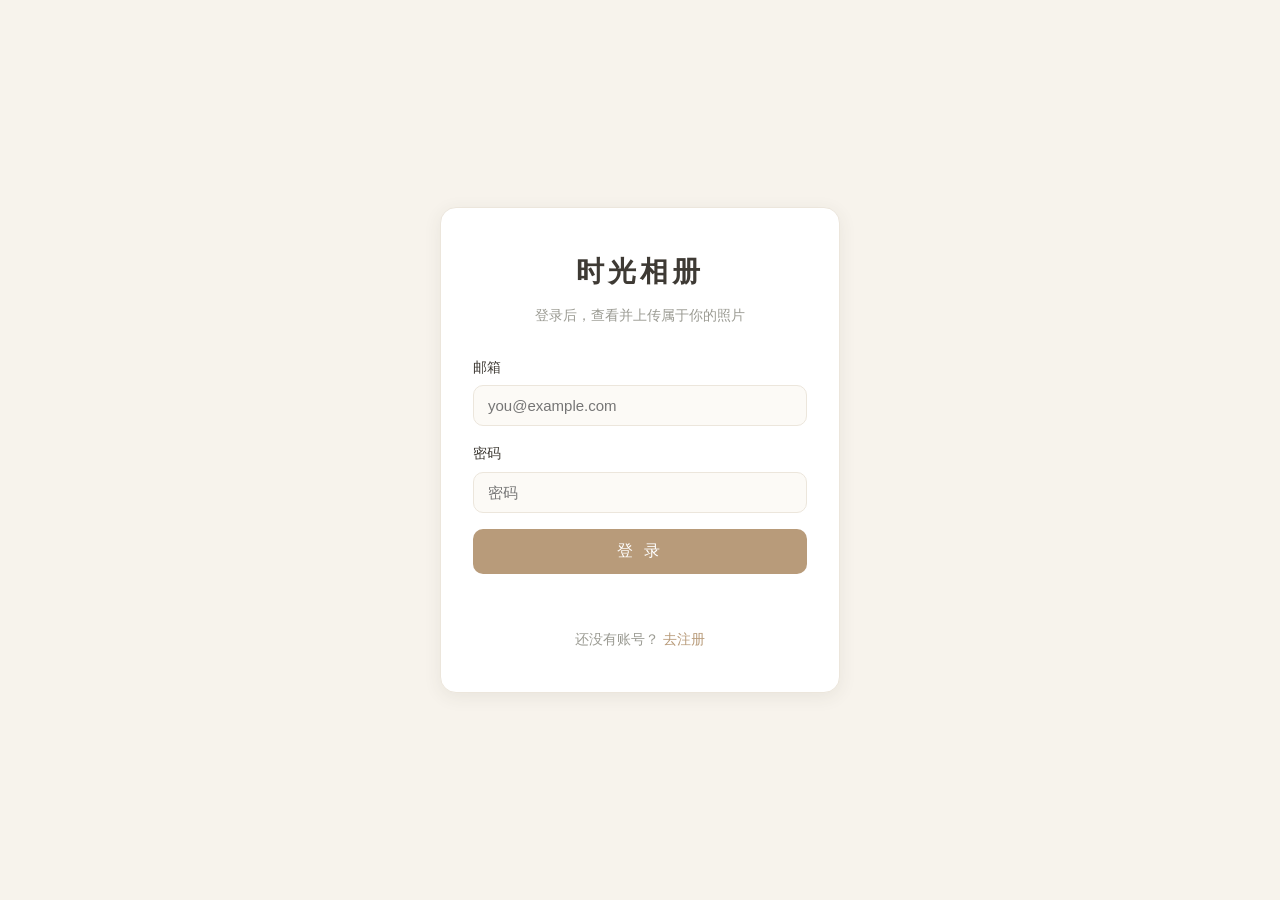
<file: index.html>
<!DOCTYPE html>
<html lang="zh-CN">
<head>
  <meta charset="UTF-8" />
  <meta name="viewport" content="width=device-width, initial-scale=1.0" />
  <title>时光相册 · 我的记忆</title>
  <link rel="stylesheet" href="assets/css/style.css" />
  <link rel="stylesheet" href="assets/css/home.css" />
</head>
<body>

  <!-- ===== 顶部导航 ===== -->
  <header class="topbar">
    <div class="container topbar__inner">
      <a href="index.html" class="topbar__brand">时光相册</a>
      <div class="topbar__right">
        <span id="user-email" class="topbar__email"></span>
        <a href="add.html" class="topbar__add">＋ 添加照片</a>
        <a href="#" id="logout-btn" class="topbar__logout">退出</a>
      </div>
    </div>
  </header>

  <!-- ===== 顶部 Hero ===== -->
  <header class="hero">
    <div class="container hero__inner">
      <h1 class="hero__title">时光相册</h1>
      <p class="hero__subtitle">把走过的路、遇见的人、吃过的饭，都轻轻收进这里。</p>
    </div>
  </header>

  <!-- ===== 相册分类入口 ===== -->
  <main class="container">
    <section class="section">
      <h2 class="section__title">相册</h2>
      <div id="home-categories" class="cat-grid"></div>
    </section>

    <!-- 地图入口 -->
    <section class="section">
      <a href="map.html" class="map-entry hover-lift">
        <div class="map-entry__emoji">🗺️</div>
        <div class="map-entry__text">
          <div class="map-entry__title">旅行地图</div>
          <div class="map-entry__desc">在世界地图上，看看我走过的每一个地方</div>
        </div>
        <div class="map-entry__arrow">→</div>
      </a>
    </section>
  </main>

  <footer class="footer">
    <p>时光相册 · 安静地纪念每一个瞬间</p>
  </footer>

  <script src="lib/supabase/supabase.js"></script>
  <script src="assets/js/supabase-config.js"></script>
  <script src="data/photos.js"></script>
  <script src="assets/js/auth.js"></script>
  <script src="assets/js/index.js"></script>
</body>
</html>
</file>
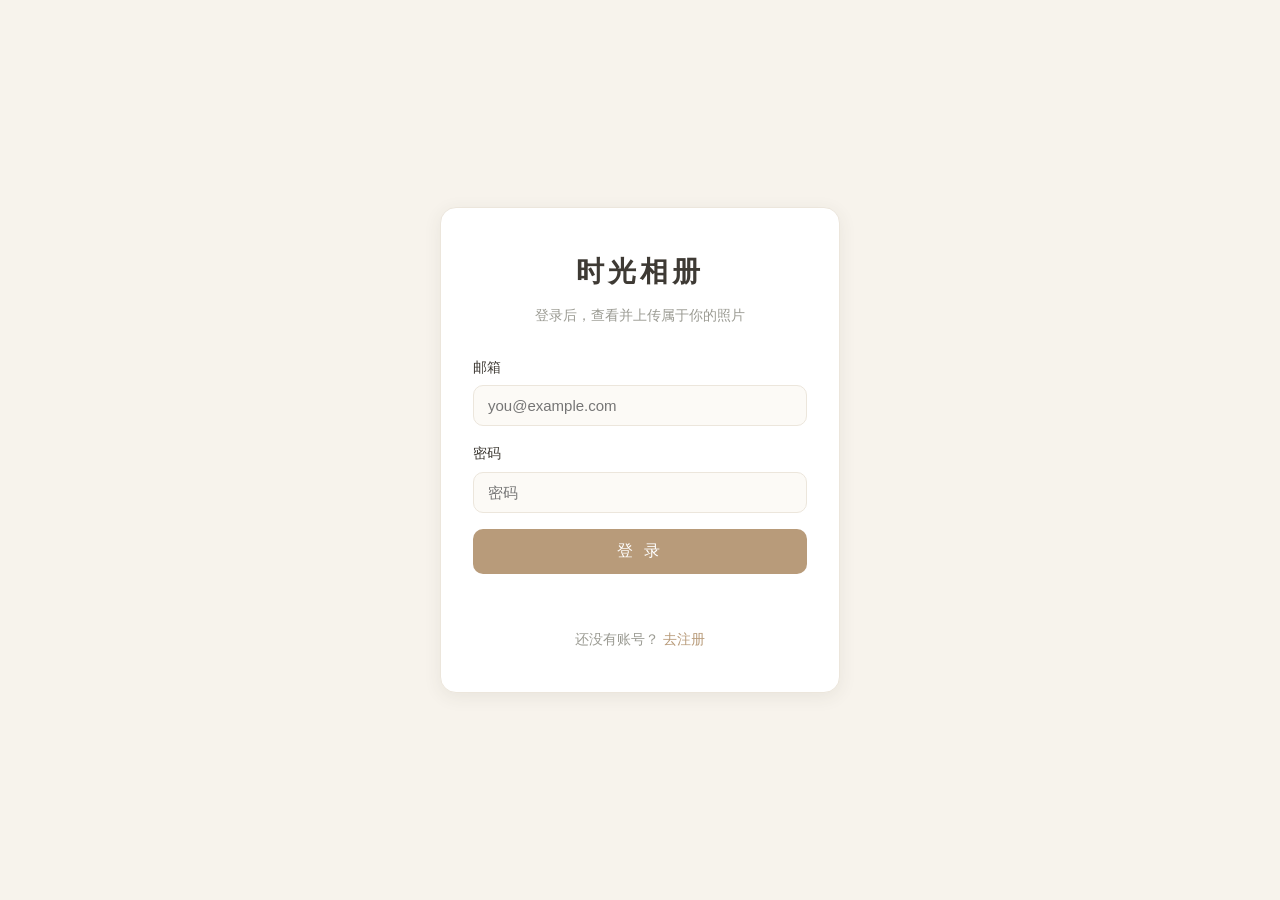
<file: add.html>
<!DOCTYPE html>
<html lang="zh-CN">
<head>
  <meta charset="UTF-8" />
  <meta name="viewport" content="width=device-width, initial-scale=1.0" />
  <title>添加照片 · 时光相册</title>
  <link rel="stylesheet" href="assets/css/style.css" />
  <link rel="stylesheet" href="assets/css/add.css" />
</head>
<body>

  <!-- 顶部导航 -->
  <header class="topbar">
    <div class="container topbar__inner">
      <a href="index.html" class="topbar__brand">时光相册</a>
      <div class="topbar__right">
        <span id="user-email" class="topbar__email"></span>
        <a href="index.html" class="topbar__back">← 返回首页</a>
        <a href="#" id="logout-btn" class="topbar__logout">退出</a>
      </div>
    </div>
  </header>

  <!-- 表单区 -->
  <main class="container add-main">
    <h1 class="add-title">添加一张照片</h1>
    <p class="add-sub">上传图片、选好分类、写下此刻</p>

    <form id="add-form" class="add-form">
      <!-- 图片上传 -->
      <div class="field">
        <label class="label">照片 <span class="req">*</span></label>
        <div id="drop-zone" class="drop-zone">
          <img id="preview" class="preview" alt="预览" />
          <div id="drop-hint" class="drop-hint">
            <div class="drop-hint__icon">📷</div>
            <p>点击选择图片，或拖拽到此处</p>
          </div>
          <input type="file" id="file-input" accept="image/*" hidden />
        </div>
      </div>

      <!-- 分类 -->
      <div class="field">
        <label class="label" for="category">分类 <span class="req">*</span></label>
        <select id="category" class="input"></select>
      </div>

      <!-- 标题 -->
      <div class="field">
        <label class="label" for="title">标题</label>
        <input type="text" id="title" class="input" placeholder="给照片起个名字（可选）" />
      </div>

      <!-- 地点（旅行照片用） -->
      <div class="field">
        <label class="label" for="place">地点名（旅行照片填）</label>
        <div class="place-row">
          <input type="text" id="place" class="input" placeholder="例如：法国 · 马赛" />
          <button type="button" id="locate-btn" class="locate-btn">🔍 自动定位</button>
        </div>
        <p class="place-hint">填地点名后点「自动定位」会自动算出经纬度，旅行照片即可显示在地图上</p>
      </div>
      <div class="field-row">
        <div class="field">
          <label class="label" for="lat">纬度 lat</label>
          <input type="number" step="any" id="lat" class="input" placeholder="43.2965" />
        </div>
        <div class="field">
          <label class="label" for="lng">经度 lng</label>
          <input type="number" step="any" id="lng" class="input" placeholder="5.3698" />
        </div>
      </div>

      <!-- memo -->
      <div class="field">
        <label class="label" for="memo">文字记录 memo</label>
        <textarea id="memo" class="input textarea" rows="3" placeholder="写一段当时的感受…"></textarea>
      </div>

      <!-- 日期 -->
      <div class="field">
        <label class="label" for="date">拍摄日期</label>
        <input type="date" id="date" class="input" />
      </div>

      <button type="submit" id="submit-btn" class="submit-btn">保存这张照片</button>
      <p id="form-msg" class="form-msg"></p>
    </form>
  </main>

  <script src="lib/supabase/supabase.js"></script>
  <script src="assets/js/supabase-config.js"></script>
  <script src="data/photos.js"></script>
  <script src="assets/js/auth.js"></script>
  <script src="assets/js/add.js"></script>
</body>
</html>
</file>
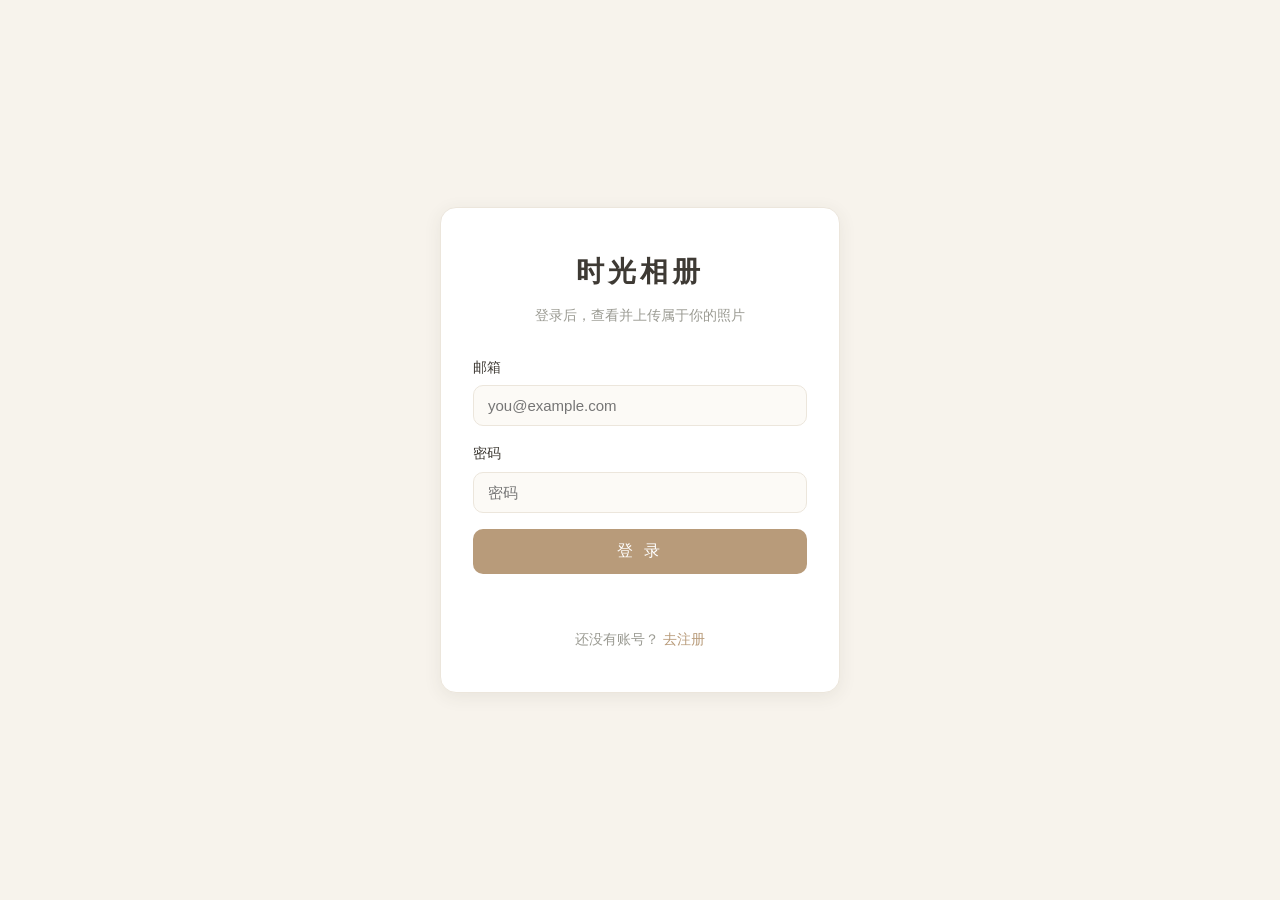
<file: album.html>
<!DOCTYPE html>
<html lang="zh-CN">
<head>
  <meta charset="UTF-8" />
  <meta name="viewport" content="width=device-width, initial-scale=1.0" />
  <title>相册 · 时光相册</title>
  <link rel="stylesheet" href="assets/css/style.css" />
  <link rel="stylesheet" href="assets/css/album.css" />
</head>
<body>

  <!-- ===== 顶部导航 ===== -->
  <header class="topbar">
    <div class="container topbar__inner">
      <a href="index.html" class="topbar__brand">时光相册</a>
      <nav id="album-tabs" class="tabs"></nav>
      <div class="topbar__right">
        <span id="user-email" class="topbar__email"></span>
        <a href="add.html" class="topbar__add">＋ 添加</a>
        <a href="#" id="logout-btn" class="topbar__logout">退出</a>
      </div>
    </div>
  </header>

  <!-- ===== 相册标题 ===== -->
  <section class="container">
    <div id="album-heading" class="album-heading">
      <h1 class="name"></h1>
      <p class="desc"></p>
    </div>

    <!-- 瀑布流照片网格 -->
    <div id="album-grid" class="album-grid"></div>
  </section>

  <footer class="footer">
    <p>时光相册 · 安静地纪念每一个瞬间</p>
  </footer>

  <script src="lib/supabase/supabase.js"></script>
  <script src="assets/js/supabase-config.js"></script>
  <script src="data/photos.js"></script>
  <script src="assets/js/auth.js"></script>
  <script src="assets/js/lightbox.js"></script>
  <script src="assets/js/album.js"></script>
</body>
</html>
</file>
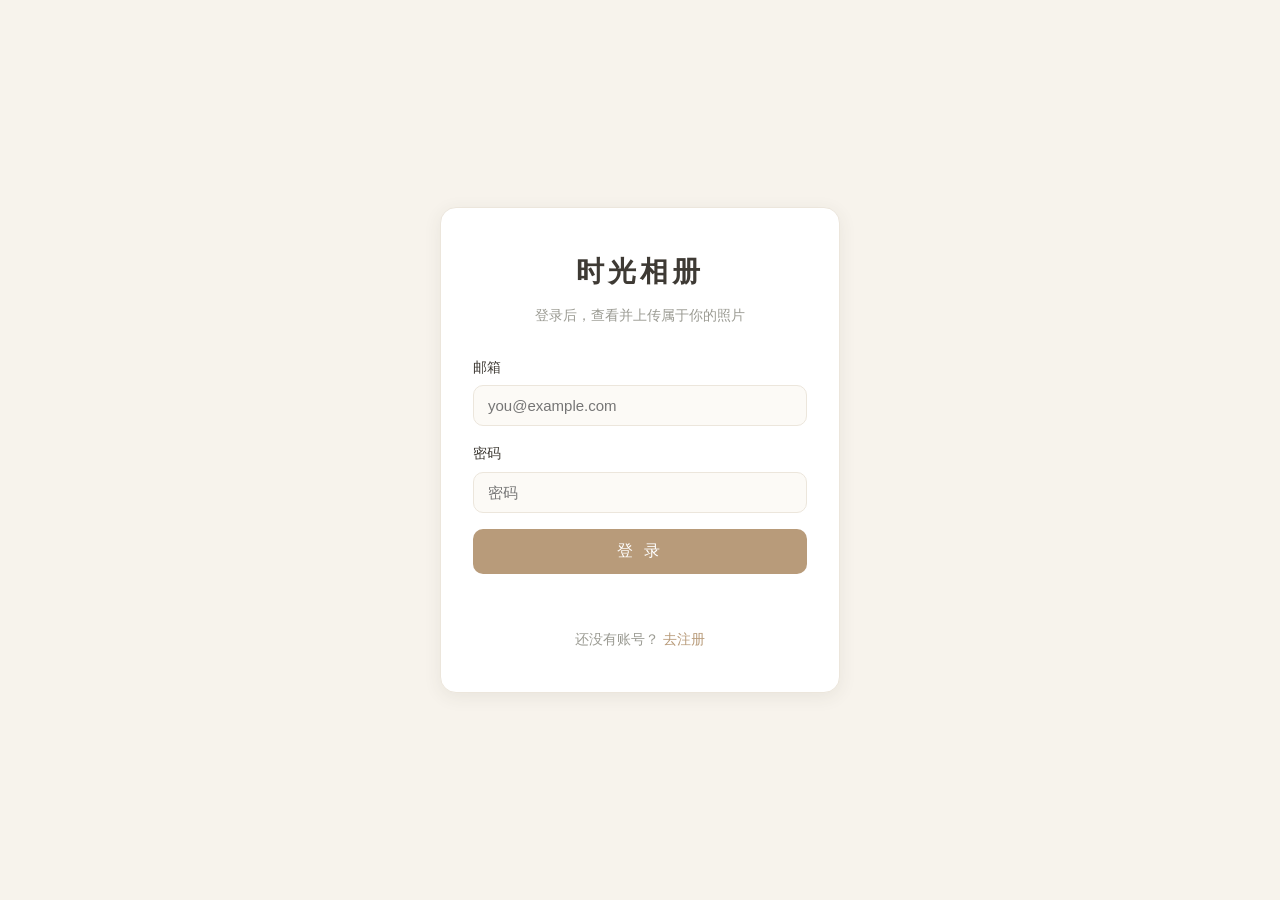
<file: login.html>
<!DOCTYPE html>
<html lang="zh-CN">
<head>
  <meta charset="UTF-8" />
  <meta name="viewport" content="width=device-width, initial-scale=1.0" />
  <title>登录 · 时光相册</title>
  <link rel="stylesheet" href="assets/css/style.css" />
  <link rel="stylesheet" href="assets/css/login.css" />
</head>
<body>

  <main class="login-wrap">
    <div class="login-card">
      <h1 class="login-title">时光相册</h1>
      <p class="login-sub">登录后，查看并上传属于你的照片</p>

      <form id="auth-form" class="login-form">
        <div class="field">
          <label class="label" for="email">邮箱</label>
          <input type="email" id="email" class="input" placeholder="you@example.com" autocomplete="email" />
        </div>
        <div class="field">
          <label class="label" for="password">密码</label>
          <input type="password" id="password" class="input" placeholder="至少 6 位" autocomplete="current-password" />
        </div>

        <button type="submit" id="submit-btn" class="submit-btn">登 录</button>
        <p id="form-msg" class="form-msg"></p>
      </form>

      <p class="switch-mode">
        <span id="switch-text">还没有账号？</span>
        <a href="#" id="switch-link">去注册</a>
      </p>
    </div>
  </main>

  <!-- Supabase SDK + 配置 + 认证 -->
  <script src="lib/supabase/supabase.js"></script>
  <script src="assets/js/supabase-config.js"></script>
  <script src="data/photos.js"></script>
  <script src="assets/js/auth.js"></script>
  <script src="assets/js/login.js"></script>
</body>
</html>
</file>
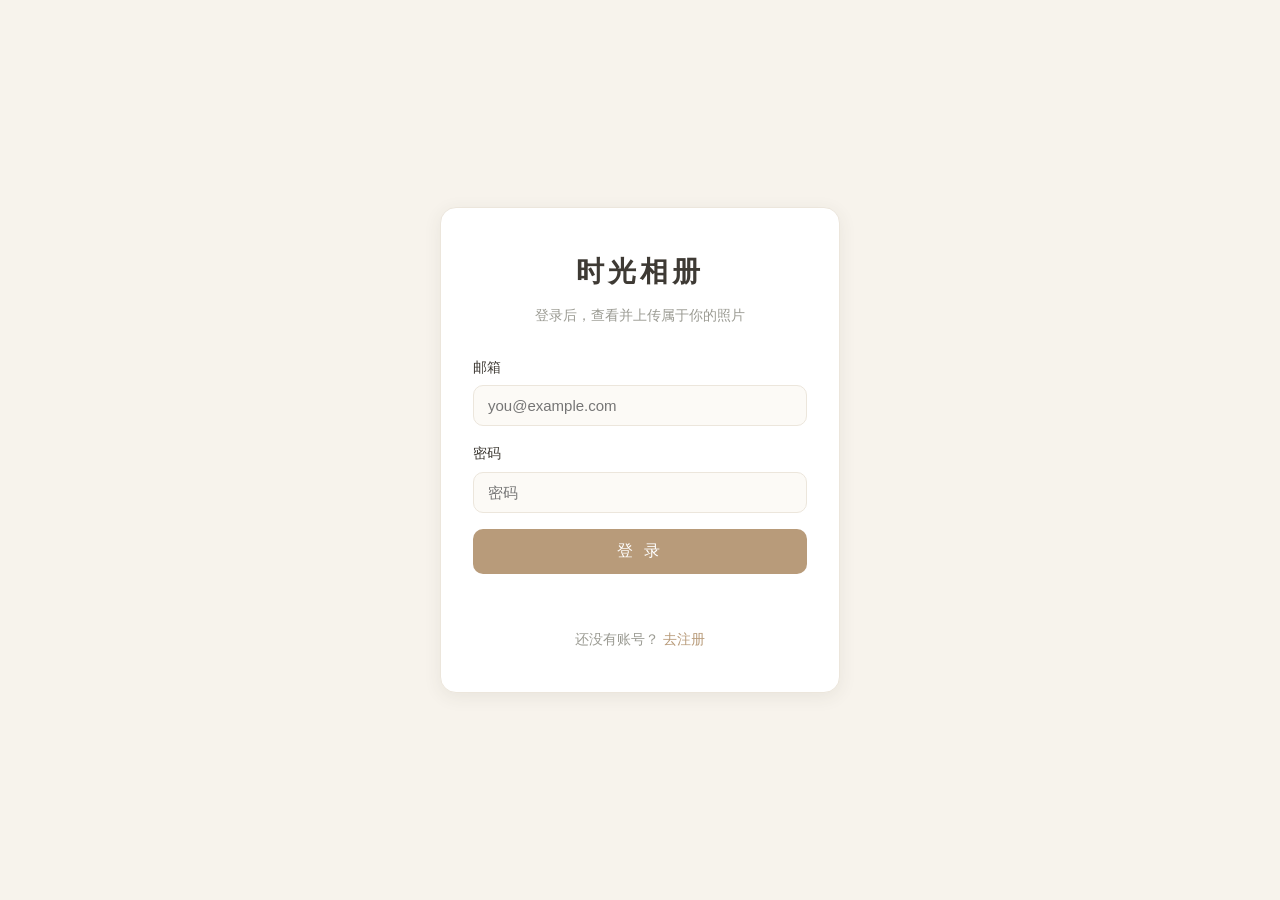
<file: map.html>
<!DOCTYPE html>
<html lang="zh-CN">
<head>
  <meta charset="UTF-8" />
  <meta name="viewport" content="width=device-width, initial-scale=1.0" />
  <title>旅行地图 · 时光相册</title>
  <link rel="stylesheet" href="lib/leaflet/leaflet.css" />
  <link rel="stylesheet" href="assets/css/style.css" />
  <link rel="stylesheet" href="assets/css/map.css" />
</head>
<body>

  <!-- ===== 顶部导航 ===== -->
  <header class="topbar">
    <div class="container topbar__inner">
      <a href="index.html" class="topbar__brand">时光相册</a>
      <div class="topbar__right">
        <span id="user-email" class="topbar__email"></span>
        <a href="add.html" class="topbar__add">＋ 添加照片</a>
        <a href="#" id="logout-btn" class="topbar__logout">退出</a>
      </div>
    </div>
  </header>

  <!-- ===== 地图主体 ===== -->
  <main class="map-wrap">
    <div id="map" class="map"></div>
    <div class="map-hint">点击 📷 图标，查看照片与文字</div>
  </main>

  <script src="lib/leaflet/leaflet.js"></script>
  <script src="lib/supabase/supabase.js"></script>
  <script src="assets/js/supabase-config.js"></script>
  <script src="data/photos.js"></script>
  <script src="assets/js/auth.js"></script>
  <script src="assets/js/map.js"></script>
</body>
</html>
</file>
<file: assets/css/style.css>
/* ==========================================================================
   个人图片纪念网站 · 全局样式
   配色方案：A. 暖米治愈（米白底 / 暖灰字 / 燕麦棕强调）
   ========================================================================== */

/* ---- 主题色变量 ---- */
:root {
  --bg:        #F7F3EC;   /* 主背景：暖米白 */
  --card:      #FFFFFF;   /* 卡片背景 */
  --text:      #3E3A34;   /* 主文字：暖灰 */
  --text-dim:  #9B9B93;   /* 次要文字：中性灰 */
  --accent:    #B89B7A;   /* 强调色：燕麦棕 */
  --accent-soft: #E8DFD2; /* 强调色浅底 */
  --line:      #ECE6DC;   /* 分隔线 */
  --radius:    14px;      /* 圆角 */
  --shadow:    0 4px 18px rgba(62, 58, 52, 0.08);
  --font:      -apple-system, "PingFang SC", "Noto Sans SC", "Hiragino Sans GB", "Microsoft YaHei", sans-serif;
}

/* ---- Reset ---- */
* { margin: 0; padding: 0; box-sizing: border-box; }

html { scroll-behavior: smooth; }

body {
  font-family: var(--font);
  background: var(--bg);
  color: var(--text);
  line-height: 1.7;
  -webkit-font-smoothing: antialiased;
}

a { color: inherit; text-decoration: none; }

img { display: block; max-width: 100%; }

/* ---- 通用容器 ---- */
.container {
  width: 100%;
  max-width: 1200px;
  margin: 0 auto;
  padding: 0 20px;
}

/* ---- 图片淡入加载效果 ---- */
.fade-in-img {
  opacity: 0;
  transform: translateY(8px);
  transition: opacity 0.6s ease, transform 0.6s ease;
}
.fade-in-img.loaded {
  opacity: 1;
  transform: translateY(0);
}

/* ---- 顶部导航栏（相册页 / 地图页共用） ---- */
.topbar {
  background: rgba(247, 243, 236, 0.9);
  backdrop-filter: blur(6px);
  border-bottom: 1px solid var(--line);
  height: 64px;
  display: flex;
  align-items: center;
  position: sticky;
  top: 0;
  z-index: 100;
}
.topbar__inner {
  display: flex;
  align-items: center;
  justify-content: space-between;
  gap: 16px;
}
.topbar__brand {
  font-size: 18px;
  font-weight: 600;
  letter-spacing: 2px;
  white-space: nowrap;
}
.topbar__back {
  font-size: 14px;
  color: var(--text-dim);
  white-space: nowrap;
}
.topbar__back:hover { color: var(--accent); }
.topbar__add {
  font-size: 14px;
  color: #fff;
  background: var(--accent);
  padding: 6px 16px;
  border-radius: 999px;
  white-space: nowrap;
  transition: background 0.2s;
}
.topbar__add:hover { background: #A68A6B; }
.topbar__right {
  display: flex;
  align-items: center;
  gap: 12px;
}
.topbar__email {
  font-size: 13px;
  color: var(--text-dim);
  max-width: 180px;
  overflow: hidden;
  text-overflow: ellipsis;
  white-space: nowrap;
}
.topbar__logout {
  font-size: 13px;
  color: var(--text-dim);
  white-space: nowrap;
}
.topbar__logout:hover { color: var(--accent); }

/* ---- 页脚 ---- */
.footer {
  text-align: center;
  padding: 40px 20px;
  color: var(--text-dim);
  font-size: 13px;
  letter-spacing: 1px;
}

/* ---- 简单 hover 动画 ---- */
.hover-lift {
  transition: transform 0.3s ease, box-shadow 0.3s ease;
}
.hover-lift:hover {
  transform: translateY(-4px);
  box-shadow: var(--shadow);
}

/* ==========================================================================
   以下为灯箱（Lightbox）样式 —— 相册页 / 地图页共用
   ========================================================================== */
.lightbox {
  position: fixed;
  inset: 0;
  z-index: 1000;
  display: none;
  align-items: center;
  justify-content: center;
  background: rgba(30, 27, 24, 0.88);
  padding: 24px;
}
.lightbox.active { display: flex; }

.lightbox__panel {
  max-width: min(920px, 92vw);
  max-height: 92vh;
  display: flex;
  flex-direction: column;
  animation: lbIn 0.25s ease;
}
@keyframes lbIn {
  from { opacity: 0; transform: scale(0.96); }
  to   { opacity: 1; transform: scale(1); }
}

.lightbox__img {
  max-width: 100%;
  max-height: 70vh;
  object-fit: contain;
  border-radius: 8px;
  margin: 0 auto;
}

/* memo 文字放在图片下方 */
.lightbox__caption {
  margin-top: 16px;
  color: #F3EDE3;
  text-align: center;
  font-size: 15px;
  line-height: 1.8;
  max-width: 720px;
  margin-left: auto;
  margin-right: auto;
}
.lightbox__caption .title {
  font-weight: 600;
  font-size: 17px;
  margin-bottom: 4px;
}
.lightbox__caption .memo { color: #C9C2B8; }

/* 关闭按钮 */
.lightbox__close {
  position: absolute;
  top: 22px;
  right: 26px;
  width: 42px;
  height: 42px;
  border: none;
  background: rgba(255, 255, 255, 0.12);
  color: #F3EDE3;
  font-size: 24px;
  line-height: 1;
  border-radius: 50%;
  cursor: pointer;
  transition: background 0.2s;
}
.lightbox__close:hover { background: rgba(255, 255, 255, 0.24); }

/* 删除按钮（灯箱右下角） */
.lightbox__delete {
  position: absolute;
  bottom: 26px;
  right: 26px;
  padding: 9px 20px;
  border: none;
  border-radius: 999px;
  background: rgba(206, 96, 82, 0.92);
  color: #fff;
  font-size: 14px;
  cursor: pointer;
  transition: background 0.2s;
}
.lightbox__delete:hover { background: #C24E3D; }
.lightbox__delete:disabled { opacity: 0.6; cursor: default; }
</file>
<file: assets/css/home.css>
/* ==========================================================================
   home.css —— 首页样式
   ========================================================================== */

/* ---- Hero ---- */
.hero {
  padding: 72px 0 48px;
  text-align: center;
}
.hero__title {
  font-size: clamp(34px, 6vw, 52px);
  font-weight: 600;
  letter-spacing: 6px;
  color: var(--text);
}
.hero__subtitle {
  margin-top: 14px;
  color: var(--text-dim);
  font-size: 16px;
  letter-spacing: 1px;
}
.add-btn {
  display: inline-block;
  margin-top: 22px;
  padding: 11px 30px;
  background: var(--accent);
  color: #fff;
  font-size: 15px;
  letter-spacing: 2px;
  border-radius: 999px;
  transition: background 0.2s, transform 0.2s;
}
.add-btn:hover { background: #A68A6B; transform: translateY(-2px); }

/* ---- 通用 section ---- */
.section { padding: 24px 0; }
.section__title {
  font-size: 15px;
  letter-spacing: 4px;
  color: var(--text-dim);
  margin-bottom: 20px;
  text-align: center;
}

/* ---- 相册分类卡片网格 ---- */
.cat-grid {
  display: grid;
  grid-template-columns: repeat(3, 1fr);
  gap: 22px;
}
.cat-card {
  background: var(--card);
  border: 1px solid var(--line);
  border-radius: var(--radius);
  padding: 30px 22px;
  text-align: center;
  display: flex;
  flex-direction: column;
  align-items: center;
  gap: 8px;
}
.cat-card__emoji { font-size: 40px; line-height: 1; }
.cat-card__name { font-size: 18px; font-weight: 600; }
.cat-card__count {
  font-size: 13px;
  color: var(--accent);
  background: var(--accent-soft);
  padding: 2px 12px;
  border-radius: 999px;
}
.cat-card__desc {
  font-size: 13px;
  color: var(--text-dim);
  line-height: 1.6;
}

/* ---- 地图入口 ---- */
.map-entry {
  display: flex;
  align-items: center;
  gap: 20px;
  background: var(--card);
  border: 1px solid var(--line);
  border-radius: var(--radius);
  padding: 28px 30px;
}
.map-entry__emoji { font-size: 40px; }
.map-entry__text { flex: 1; }
.map-entry__title { font-size: 19px; font-weight: 600; }
.map-entry__desc { font-size: 14px; color: var(--text-dim); }
.map-entry__arrow {
  font-size: 26px;
  color: var(--accent);
  transition: transform 0.3s ease;
}
.map-entry:hover .map-entry__arrow { transform: translateX(6px); }

/* ---- 移动端适配 ---- */
@media (max-width: 720px) {
  .cat-grid { grid-template-columns: repeat(2, 1fr); gap: 14px; }
  .hero { padding: 48px 0 32px; }
}
@media (max-width: 420px) {
  .cat-grid { grid-template-columns: 1fr; }
}
</file>
<file: assets/css/add.css>
/* ==========================================================================
   add.css —— 添加照片页样式
   ========================================================================== */

.add-main { max-width: 640px; padding-top: 40px; padding-bottom: 60px; }
.add-title { font-size: 26px; font-weight: 600; text-align: center; }
.add-sub { text-align: center; color: var(--text-dim); font-size: 14px; margin-top: 6px; }

.add-form {
  margin-top: 28px;
  background: var(--card);
  border: 1px solid var(--line);
  border-radius: var(--radius);
  padding: 28px;
  display: flex;
  flex-direction: column;
  gap: 20px;
}

/* ---- 字段 ---- */
.field { display: flex; flex-direction: column; gap: 6px; }
.field-row { display: flex; gap: 14px; }
.field-row .field { flex: 1; }
.label { font-size: 14px; color: var(--text); font-weight: 500; }
.req { color: #C77; }

.input {
  font-family: inherit;
  font-size: 15px;
  padding: 11px 14px;
  border: 1px solid var(--line);
  border-radius: 10px;
  background: #FCFAF6;
  color: var(--text);
  outline: none;
  transition: border-color 0.2s, box-shadow 0.2s;
}
.input:focus {
  border-color: var(--accent);
  box-shadow: 0 0 0 3px rgba(184, 155, 122, 0.15);
}
.textarea { resize: vertical; }

/* ---- 地点定位 ---- */
.place-row { display: flex; gap: 10px; }
.place-row .input { flex: 1; }
.locate-btn {
  flex: none;
  font-family: inherit;
  font-size: 14px;
  padding: 0 16px;
  border: 1px solid var(--accent);
  border-radius: 10px;
  background: #fff;
  color: var(--accent);
  cursor: pointer;
  white-space: nowrap;
  transition: background 0.2s, color 0.2s;
}
.locate-btn:hover { background: var(--accent); color: #fff; }
.locate-btn:disabled { opacity: 0.6; cursor: not-allowed; }
.place-hint { font-size: 12px; color: var(--text-dim); margin: 0; }

/* ---- 图片上传区 ---- */
.drop-zone {
  position: relative;
  border: 2px dashed var(--line);
  border-radius: 12px;
  min-height: 200px;
  display: flex;
  align-items: center;
  justify-content: center;
  cursor: pointer;
  overflow: hidden;
  transition: border-color 0.2s;
}
.drop-zone:hover { border-color: var(--accent); }
.drop-zone.dragover { border-color: var(--accent); background: var(--accent-soft); }

.drop-hint { text-align: center; color: var(--text-dim); }
.drop-hint__icon { font-size: 40px; }
.drop-hint p { font-size: 14px; margin-top: 6px; }

.preview {
  display: none;
  width: 100%;
  max-height: 360px;
  object-fit: contain;
}
.preview.show { display: block; }

/* ---- 提交按钮 ---- */
.submit-btn {
  font-family: inherit;
  font-size: 16px;
  padding: 13px;
  border: none;
  border-radius: 10px;
  background: var(--accent);
  color: #fff;
  cursor: pointer;
  letter-spacing: 2px;
  transition: background 0.2s;
}
.submit-btn:hover { background: #A68A6B; }
.submit-btn:disabled { opacity: 0.6; cursor: not-allowed; }

.form-msg {
  text-align: center;
  font-size: 14px;
  min-height: 20px;
}
.form-msg.ok { color: #6B9B6B; }
.form-msg.err { color: #C77; }
</file>
<file: assets/css/album.css>
/* ==========================================================================
   album.css —— 相册页样式（含瀑布流布局）
   ========================================================================== */

/* ---- 分类 tab 导航 ---- */
.tabs { display: flex; flex-wrap: wrap; gap: 8px; }
.tab {
  padding: 7px 16px;
  border-radius: 999px;
  font-size: 14px;
  color: var(--text-dim);
  background: transparent;
  transition: background 0.2s, color 0.2s;
}
.tab:hover { color: var(--text); background: var(--accent-soft); }
.tab.active {
  color: #fff;
  background: var(--accent);
}

/* ---- 相册标题区 ---- */
.album-heading { padding: 32px 0 20px; text-align: center; }
.album-heading .name { font-size: 26px; font-weight: 600; }
.album-heading .desc { margin-top: 6px; color: var(--text-dim); font-size: 14px; }

/* ---- 瀑布流网格：用 CSS 多列实现，无需 JS 库 ---- */
.album-grid {
  columns: 3;
  column-gap: 20px;
  padding-bottom: 48px;
}
@media (max-width: 900px)  { .album-grid { columns: 2; } }
@media (max-width: 560px)  { .album-grid { columns: 1; } }

/* ---- 照片卡片 ---- */
.album-card {
  break-inside: avoid;          /* 关键：避免卡片被列截断 */
  margin-bottom: 20px;
  background: var(--card);
  border: 1px solid var(--line);
  border-radius: var(--radius);
  overflow: hidden;
  cursor: pointer;
}
.album-card__media { position: relative; }
.album-card__media img {
  width: 100%;
  height: auto;
}
.album-card__title {
  padding: 10px 14px;
  font-size: 14px;
  color: var(--text);
}

/* hover 时浮出 memo 预览（半透明遮罩） */
.album-card__overlay {
  position: absolute;
  inset: 0;
  background: rgba(62, 58, 52, 0.55);
  display: flex;
  align-items: center;
  justify-content: center;
  padding: 18px;
  opacity: 0;
  transition: opacity 0.3s ease;
}
.album-card:hover .album-card__overlay { opacity: 1; }
.album-card__memo {
  color: #F3EDE3;
  font-size: 13px;
  line-height: 1.7;
  text-align: center;
}

/* 空相册提示 */
.empty {
  text-align: center;
  color: var(--text-dim);
  padding: 60px 0;
  font-size: 15px;
}
</file>
<file: assets/css/login.css>
/* ==========================================================================
   login.css —— 登录 / 注册页样式
   ========================================================================== */

.login-wrap {
  min-height: 100vh;
  display: flex;
  align-items: center;
  justify-content: center;
  padding: 24px;
}

.login-card {
  width: 100%;
  max-width: 400px;
  background: var(--card);
  border: 1px solid var(--line);
  border-radius: 16px;
  padding: 40px 32px;
  box-shadow: var(--shadow);
  text-align: center;
}

.login-title {
  font-size: 28px;
  font-weight: 600;
  letter-spacing: 4px;
}
.login-sub {
  margin-top: 8px;
  color: var(--text-dim);
  font-size: 14px;
}

.login-form {
  margin-top: 28px;
  display: flex;
  flex-direction: column;
  gap: 16px;
  text-align: left;
}

.field { display: flex; flex-direction: column; gap: 6px; }
.label { font-size: 14px; color: var(--text); font-weight: 500; }

.input {
  font-family: inherit;
  font-size: 15px;
  padding: 11px 14px;
  border: 1px solid var(--line);
  border-radius: 10px;
  background: #FCFAF6;
  color: var(--text);
  outline: none;
  transition: border-color 0.2s, box-shadow 0.2s;
}
.input:focus {
  border-color: var(--accent);
  box-shadow: 0 0 0 3px rgba(184, 155, 122, 0.15);
}

.submit-btn {
  font-family: inherit;
  font-size: 16px;
  padding: 12px;
  border: none;
  border-radius: 10px;
  background: var(--accent);
  color: #fff;
  cursor: pointer;
  letter-spacing: 3px;
  transition: background 0.2s;
}
.submit-btn:hover { background: #A68A6B; }
.submit-btn:disabled { opacity: 0.6; cursor: not-allowed; }

.form-msg {
  font-size: 14px;
  min-height: 18px;
  text-align: center;
}
.form-msg.err { color: #C77; }
.form-msg.ok { color: #6B9B6B; }

.switch-mode {
  margin-top: 20px;
  font-size: 14px;
  color: var(--text-dim);
}
.switch-mode a { color: var(--accent); text-decoration: none; }
.switch-mode a:hover { text-decoration: underline; }
</file>
<file: lib/leaflet/leaflet.css>
/* required styles */

.leaflet-pane,
.leaflet-tile,
.leaflet-marker-icon,
.leaflet-marker-shadow,
.leaflet-tile-container,
.leaflet-pane > svg,
.leaflet-pane > canvas,
.leaflet-zoom-box,
.leaflet-image-layer,
.leaflet-layer {
	position: absolute;
	left: 0;
	top: 0;
	}
.leaflet-container {
	overflow: hidden;
	}
.leaflet-tile,
.leaflet-marker-icon,
.leaflet-marker-shadow {
	-webkit-user-select: none;
	   -moz-user-select: none;
	        user-select: none;
	  -webkit-user-drag: none;
	}
/* Prevents IE11 from highlighting tiles in blue */
.leaflet-tile::selection {
	background: transparent;
}
/* Safari renders non-retina tile on retina better with this, but Chrome is worse */
.leaflet-safari .leaflet-tile {
	image-rendering: -webkit-optimize-contrast;
	}
/* hack that prevents hw layers "stretching" when loading new tiles */
.leaflet-safari .leaflet-tile-container {
	width: 1600px;
	height: 1600px;
	-webkit-transform-origin: 0 0;
	}
.leaflet-marker-icon,
.leaflet-marker-shadow {
	display: block;
	}
/* .leaflet-container svg: reset svg max-width decleration shipped in Joomla! (joomla.org) 3.x */
/* .leaflet-container img: map is broken in FF if you have max-width: 100% on tiles */
.leaflet-container .leaflet-overlay-pane svg {
	max-width: none !important;
	max-height: none !important;
	}
.leaflet-container .leaflet-marker-pane img,
.leaflet-container .leaflet-shadow-pane img,
.leaflet-container .leaflet-tile-pane img,
.leaflet-container img.leaflet-image-layer,
.leaflet-container .leaflet-tile {
	max-width: none !important;
	max-height: none !important;
	width: auto;
	padding: 0;
	}

.leaflet-container img.leaflet-tile {
	/* See: https://bugs.chromium.org/p/chromium/issues/detail?id=600120 */
	mix-blend-mode: plus-lighter;
}

.leaflet-container.leaflet-touch-zoom {
	-ms-touch-action: pan-x pan-y;
	touch-action: pan-x pan-y;
	}
.leaflet-container.leaflet-touch-drag {
	-ms-touch-action: pinch-zoom;
	/* Fallback for FF which doesn't support pinch-zoom */
	touch-action: none;
	touch-action: pinch-zoom;
}
.leaflet-container.leaflet-touch-drag.leaflet-touch-zoom {
	-ms-touch-action: none;
	touch-action: none;
}
.leaflet-container {
	-webkit-tap-highlight-color: transparent;
}
.leaflet-container a {
	-webkit-tap-highlight-color: rgba(51, 181, 229, 0.4);
}
.leaflet-tile {
	filter: inherit;
	visibility: hidden;
	}
.leaflet-tile-loaded {
	visibility: inherit;
	}
.leaflet-zoom-box {
	width: 0;
	height: 0;
	-moz-box-sizing: border-box;
	     box-sizing: border-box;
	z-index: 800;
	}
/* workaround for https://bugzilla.mozilla.org/show_bug.cgi?id=888319 */
.leaflet-overlay-pane svg {
	-moz-user-select: none;
	}

.leaflet-pane         { z-index: 400; }

.leaflet-tile-pane    { z-index: 200; }
.leaflet-overlay-pane { z-index: 400; }
.leaflet-shadow-pane  { z-index: 500; }
.leaflet-marker-pane  { z-index: 600; }
.leaflet-tooltip-pane   { z-index: 650; }
.leaflet-popup-pane   { z-index: 700; }

.leaflet-map-pane canvas { z-index: 100; }
.leaflet-map-pane svg    { z-index: 200; }

.leaflet-vml-shape {
	width: 1px;
	height: 1px;
	}
.lvml {
	behavior: url(#default#VML);
	display: inline-block;
	position: absolute;
	}


/* control positioning */

.leaflet-control {
	position: relative;
	z-index: 800;
	pointer-events: visiblePainted; /* IE 9-10 doesn't have auto */
	pointer-events: auto;
	}
.leaflet-top,
.leaflet-bottom {
	position: absolute;
	z-index: 1000;
	pointer-events: none;
	}
.leaflet-top {
	top: 0;
	}
.leaflet-right {
	right: 0;
	}
.leaflet-bottom {
	bottom: 0;
	}
.leaflet-left {
	left: 0;
	}
.leaflet-control {
	float: left;
	clear: both;
	}
.leaflet-right .leaflet-control {
	float: right;
	}
.leaflet-top .leaflet-control {
	margin-top: 10px;
	}
.leaflet-bottom .leaflet-control {
	margin-bottom: 10px;
	}
.leaflet-left .leaflet-control {
	margin-left: 10px;
	}
.leaflet-right .leaflet-control {
	margin-right: 10px;
	}


/* zoom and fade animations */

.leaflet-fade-anim .leaflet-popup {
	opacity: 0;
	-webkit-transition: opacity 0.2s linear;
	   -moz-transition: opacity 0.2s linear;
	        transition: opacity 0.2s linear;
	}
.leaflet-fade-anim .leaflet-map-pane .leaflet-popup {
	opacity: 1;
	}
.leaflet-zoom-animated {
	-webkit-transform-origin: 0 0;
	    -ms-transform-origin: 0 0;
	        transform-origin: 0 0;
	}
svg.leaflet-zoom-animated {
	will-change: transform;
}

.leaflet-zoom-anim .leaflet-zoom-animated {
	-webkit-transition: -webkit-transform 0.25s cubic-bezier(0,0,0.25,1);
	   -moz-transition:    -moz-transform 0.25s cubic-bezier(0,0,0.25,1);
	        transition:         transform 0.25s cubic-bezier(0,0,0.25,1);
	}
.leaflet-zoom-anim .leaflet-tile,
.leaflet-pan-anim .leaflet-tile {
	-webkit-transition: none;
	   -moz-transition: none;
	        transition: none;
	}

.leaflet-zoom-anim .leaflet-zoom-hide {
	visibility: hidden;
	}


/* cursors */

.leaflet-interactive {
	cursor: pointer;
	}
.leaflet-grab {
	cursor: -webkit-grab;
	cursor:    -moz-grab;
	cursor:         grab;
	}
.leaflet-crosshair,
.leaflet-crosshair .leaflet-interactive {
	cursor: crosshair;
	}
.leaflet-popup-pane,
.leaflet-control {
	cursor: auto;
	}
.leaflet-dragging .leaflet-grab,
.leaflet-dragging .leaflet-grab .leaflet-interactive,
.leaflet-dragging .leaflet-marker-draggable {
	cursor: move;
	cursor: -webkit-grabbing;
	cursor:    -moz-grabbing;
	cursor:         grabbing;
	}

/* marker & overlays interactivity */
.leaflet-marker-icon,
.leaflet-marker-shadow,
.leaflet-image-layer,
.leaflet-pane > svg path,
.leaflet-tile-container {
	pointer-events: none;
	}

.leaflet-marker-icon.leaflet-interactive,
.leaflet-image-layer.leaflet-interactive,
.leaflet-pane > svg path.leaflet-interactive,
svg.leaflet-image-layer.leaflet-interactive path {
	pointer-events: visiblePainted; /* IE 9-10 doesn't have auto */
	pointer-events: auto;
	}

/* visual tweaks */

.leaflet-container {
	background: #ddd;
	outline-offset: 1px;
	}
.leaflet-container a {
	color: #0078A8;
	}
.leaflet-zoom-box {
	border: 2px dotted #38f;
	background: rgba(255,255,255,0.5);
	}


/* general typography */
.leaflet-container {
	font-family: "Helvetica Neue", Arial, Helvetica, sans-serif;
	font-size: 12px;
	font-size: 0.75rem;
	line-height: 1.5;
	}


/* general toolbar styles */

.leaflet-bar {
	box-shadow: 0 1px 5px rgba(0,0,0,0.65);
	border-radius: 4px;
	}
.leaflet-bar a {
	background-color: #fff;
	border-bottom: 1px solid #ccc;
	width: 26px;
	height: 26px;
	line-height: 26px;
	display: block;
	text-align: center;
	text-decoration: none;
	color: black;
	}
.leaflet-bar a,
.leaflet-control-layers-toggle {
	background-position: 50% 50%;
	background-repeat: no-repeat;
	display: block;
	}
.leaflet-bar a:hover,
.leaflet-bar a:focus {
	background-color: #f4f4f4;
	}
.leaflet-bar a:first-child {
	border-top-left-radius: 4px;
	border-top-right-radius: 4px;
	}
.leaflet-bar a:last-child {
	border-bottom-left-radius: 4px;
	border-bottom-right-radius: 4px;
	border-bottom: none;
	}
.leaflet-bar a.leaflet-disabled {
	cursor: default;
	background-color: #f4f4f4;
	color: #bbb;
	}

.leaflet-touch .leaflet-bar a {
	width: 30px;
	height: 30px;
	line-height: 30px;
	}
.leaflet-touch .leaflet-bar a:first-child {
	border-top-left-radius: 2px;
	border-top-right-radius: 2px;
	}
.leaflet-touch .leaflet-bar a:last-child {
	border-bottom-left-radius: 2px;
	border-bottom-right-radius: 2px;
	}

/* zoom control */

.leaflet-control-zoom-in,
.leaflet-control-zoom-out {
	font: bold 18px 'Lucida Console', Monaco, monospace;
	text-indent: 1px;
	}

.leaflet-touch .leaflet-control-zoom-in, .leaflet-touch .leaflet-control-zoom-out  {
	font-size: 22px;
	}


/* layers control */

.leaflet-control-layers {
	box-shadow: 0 1px 5px rgba(0,0,0,0.4);
	background: #fff;
	border-radius: 5px;
	}
.leaflet-control-layers-toggle {
	background-image: url(images/layers.png);
	width: 36px;
	height: 36px;
	}
.leaflet-retina .leaflet-control-layers-toggle {
	background-image: url(images/layers-2x.png);
	background-size: 26px 26px;
	}
.leaflet-touch .leaflet-control-layers-toggle {
	width: 44px;
	height: 44px;
	}
.leaflet-control-layers .leaflet-control-layers-list,
.leaflet-control-layers-expanded .leaflet-control-layers-toggle {
	display: none;
	}
.leaflet-control-layers-expanded .leaflet-control-layers-list {
	display: block;
	position: relative;
	}
.leaflet-control-layers-expanded {
	padding: 6px 10px 6px 6px;
	color: #333;
	background: #fff;
	}
.leaflet-control-layers-scrollbar {
	overflow-y: scroll;
	overflow-x: hidden;
	padding-right: 5px;
	}
.leaflet-control-layers-selector {
	margin-top: 2px;
	position: relative;
	top: 1px;
	}
.leaflet-control-layers label {
	display: block;
	font-size: 13px;
	font-size: 1.08333em;
	}
.leaflet-control-layers-separator {
	height: 0;
	border-top: 1px solid #ddd;
	margin: 5px -10px 5px -6px;
	}

/* Default icon URLs */
.leaflet-default-icon-path { /* used only in path-guessing heuristic, see L.Icon.Default */
	background-image: url(images/marker-icon.png);
	}


/* attribution and scale controls */

.leaflet-container .leaflet-control-attribution {
	background: #fff;
	background: rgba(255, 255, 255, 0.8);
	margin: 0;
	}
.leaflet-control-attribution,
.leaflet-control-scale-line {
	padding: 0 5px;
	color: #333;
	line-height: 1.4;
	}
.leaflet-control-attribution a {
	text-decoration: none;
	}
.leaflet-control-attribution a:hover,
.leaflet-control-attribution a:focus {
	text-decoration: underline;
	}
.leaflet-attribution-flag {
	display: inline !important;
	vertical-align: baseline !important;
	width: 1em;
	height: 0.6669em;
	}
.leaflet-left .leaflet-control-scale {
	margin-left: 5px;
	}
.leaflet-bottom .leaflet-control-scale {
	margin-bottom: 5px;
	}
.leaflet-control-scale-line {
	border: 2px solid #777;
	border-top: none;
	line-height: 1.1;
	padding: 2px 5px 1px;
	white-space: nowrap;
	-moz-box-sizing: border-box;
	     box-sizing: border-box;
	background: rgba(255, 255, 255, 0.8);
	text-shadow: 1px 1px #fff;
	}
.leaflet-control-scale-line:not(:first-child) {
	border-top: 2px solid #777;
	border-bottom: none;
	margin-top: -2px;
	}
.leaflet-control-scale-line:not(:first-child):not(:last-child) {
	border-bottom: 2px solid #777;
	}

.leaflet-touch .leaflet-control-attribution,
.leaflet-touch .leaflet-control-layers,
.leaflet-touch .leaflet-bar {
	box-shadow: none;
	}
.leaflet-touch .leaflet-control-layers,
.leaflet-touch .leaflet-bar {
	border: 2px solid rgba(0,0,0,0.2);
	background-clip: padding-box;
	}


/* popup */

.leaflet-popup {
	position: absolute;
	text-align: center;
	margin-bottom: 20px;
	}
.leaflet-popup-content-wrapper {
	padding: 1px;
	text-align: left;
	border-radius: 12px;
	}
.leaflet-popup-content {
	margin: 13px 24px 13px 20px;
	line-height: 1.3;
	font-size: 13px;
	font-size: 1.08333em;
	min-height: 1px;
	}
.leaflet-popup-content p {
	margin: 17px 0;
	margin: 1.3em 0;
	}
.leaflet-popup-tip-container {
	width: 40px;
	height: 20px;
	position: absolute;
	left: 50%;
	margin-top: -1px;
	margin-left: -20px;
	overflow: hidden;
	pointer-events: none;
	}
.leaflet-popup-tip {
	width: 17px;
	height: 17px;
	padding: 1px;

	margin: -10px auto 0;
	pointer-events: auto;

	-webkit-transform: rotate(45deg);
	   -moz-transform: rotate(45deg);
	    -ms-transform: rotate(45deg);
	        transform: rotate(45deg);
	}
.leaflet-popup-content-wrapper,
.leaflet-popup-tip {
	background: white;
	color: #333;
	box-shadow: 0 3px 14px rgba(0,0,0,0.4);
	}
.leaflet-container a.leaflet-popup-close-button {
	position: absolute;
	top: 0;
	right: 0;
	border: none;
	text-align: center;
	width: 24px;
	height: 24px;
	font: 16px/24px Tahoma, Verdana, sans-serif;
	color: #757575;
	text-decoration: none;
	background: transparent;
	}
.leaflet-container a.leaflet-popup-close-button:hover,
.leaflet-container a.leaflet-popup-close-button:focus {
	color: #585858;
	}
.leaflet-popup-scrolled {
	overflow: auto;
	}

.leaflet-oldie .leaflet-popup-content-wrapper {
	-ms-zoom: 1;
	}
.leaflet-oldie .leaflet-popup-tip {
	width: 24px;
	margin: 0 auto;

	-ms-filter: "progid:DXImageTransform.Microsoft.Matrix(M11=0.70710678, M12=0.70710678, M21=-0.70710678, M22=0.70710678)";
	filter: progid:DXImageTransform.Microsoft.Matrix(M11=0.70710678, M12=0.70710678, M21=-0.70710678, M22=0.70710678);
	}

.leaflet-oldie .leaflet-control-zoom,
.leaflet-oldie .leaflet-control-layers,
.leaflet-oldie .leaflet-popup-content-wrapper,
.leaflet-oldie .leaflet-popup-tip {
	border: 1px solid #999;
	}


/* div icon */

.leaflet-div-icon {
	background: #fff;
	border: 1px solid #666;
	}


/* Tooltip */
/* Base styles for the element that has a tooltip */
.leaflet-tooltip {
	position: absolute;
	padding: 6px;
	background-color: #fff;
	border: 1px solid #fff;
	border-radius: 3px;
	color: #222;
	white-space: nowrap;
	-webkit-user-select: none;
	-moz-user-select: none;
	-ms-user-select: none;
	user-select: none;
	pointer-events: none;
	box-shadow: 0 1px 3px rgba(0,0,0,0.4);
	}
.leaflet-tooltip.leaflet-interactive {
	cursor: pointer;
	pointer-events: auto;
	}
.leaflet-tooltip-top:before,
.leaflet-tooltip-bottom:before,
.leaflet-tooltip-left:before,
.leaflet-tooltip-right:before {
	position: absolute;
	pointer-events: none;
	border: 6px solid transparent;
	background: transparent;
	content: "";
	}

/* Directions */

.leaflet-tooltip-bottom {
	margin-top: 6px;
}
.leaflet-tooltip-top {
	margin-top: -6px;
}
.leaflet-tooltip-bottom:before,
.leaflet-tooltip-top:before {
	left: 50%;
	margin-left: -6px;
	}
.leaflet-tooltip-top:before {
	bottom: 0;
	margin-bottom: -12px;
	border-top-color: #fff;
	}
.leaflet-tooltip-bottom:before {
	top: 0;
	margin-top: -12px;
	margin-left: -6px;
	border-bottom-color: #fff;
	}
.leaflet-tooltip-left {
	margin-left: -6px;
}
.leaflet-tooltip-right {
	margin-left: 6px;
}
.leaflet-tooltip-left:before,
.leaflet-tooltip-right:before {
	top: 50%;
	margin-top: -6px;
	}
.leaflet-tooltip-left:before {
	right: 0;
	margin-right: -12px;
	border-left-color: #fff;
	}
.leaflet-tooltip-right:before {
	left: 0;
	margin-left: -12px;
	border-right-color: #fff;
	}

/* Printing */

@media print {
	/* Prevent printers from removing background-images of controls. */
	.leaflet-control {
		-webkit-print-color-adjust: exact;
		print-color-adjust: exact;
		}
	}
</file>
<file: assets/css/map.css>
/* ==========================================================================
   map.css —— 地图页样式
   ========================================================================== */

.map-wrap {
  position: relative;
  height: calc(100vh - 64px); /* 顶部导航预留 64px */
}
.map { width: 100%; height: 100%; }

/* 地图提示条 */
.map-hint {
  position: absolute;
  bottom: 24px;
  left: 50%;
  transform: translateX(-50%);
  background: rgba(255, 255, 255, 0.92);
  color: var(--text);
  font-size: 13px;
  padding: 8px 18px;
  border-radius: 999px;
  box-shadow: var(--shadow);
  z-index: 500;
  pointer-events: none;
}

/* 相机 marker 图标 */
.camera-marker { background: transparent; border: none; }

/* 地图 popup 内容 */
.map-popup { text-align: left; }
.map-popup img {
  width: 100%;
  height: auto;
  border-radius: 6px 6px 0 0;
}
.map-popup__body { padding: 10px 12px; }
.map-popup__title { font-size: 15px; font-weight: 600; color: var(--text); }
.map-popup__place { font-size: 13px; color: var(--accent); margin: 2px 0 6px; }
.map-popup__memo {
  font-size: 13px;
  color: var(--text-dim);
  line-height: 1.6;
  margin: 0;
}
.map-popup__delete {
  margin-top: 10px;
  width: 100%;
  padding: 7px 0;
  border: none;
  border-radius: 6px;
  background: rgba(206, 96, 82, 0.92);
  color: #fff;
  font-size: 13px;
  cursor: pointer;
}
.map-popup__delete:hover { background: #C24E3D; }

/* 同一地点多张照片的轮播 */
.carousel__nav {
  display: flex;
  align-items: center;
  justify-content: space-between;
  padding: 8px 12px;
  border-top: 1px solid var(--line);
}
.carousel__btn {
  width: 30px;
  height: 30px;
  border: 1px solid var(--line);
  border-radius: 50%;
  background: #fff;
  color: var(--accent);
  font-size: 18px;
  line-height: 1;
  cursor: pointer;
  transition: background 0.2s, color 0.2s;
}
.carousel__btn:hover { background: var(--accent); color: #fff; }
.carousel__count {
  font-size: 12px;
  color: var(--text-dim);
  letter-spacing: 1px;
}

/* 覆盖 Leaflet 默认 popup 圆角，统一风格 */
.leaflet-popup-content-wrapper {
  border-radius: 10px;
  overflow: hidden;
}
.leaflet-popup-content { margin: 0; width: 240px !important; }
</file>
